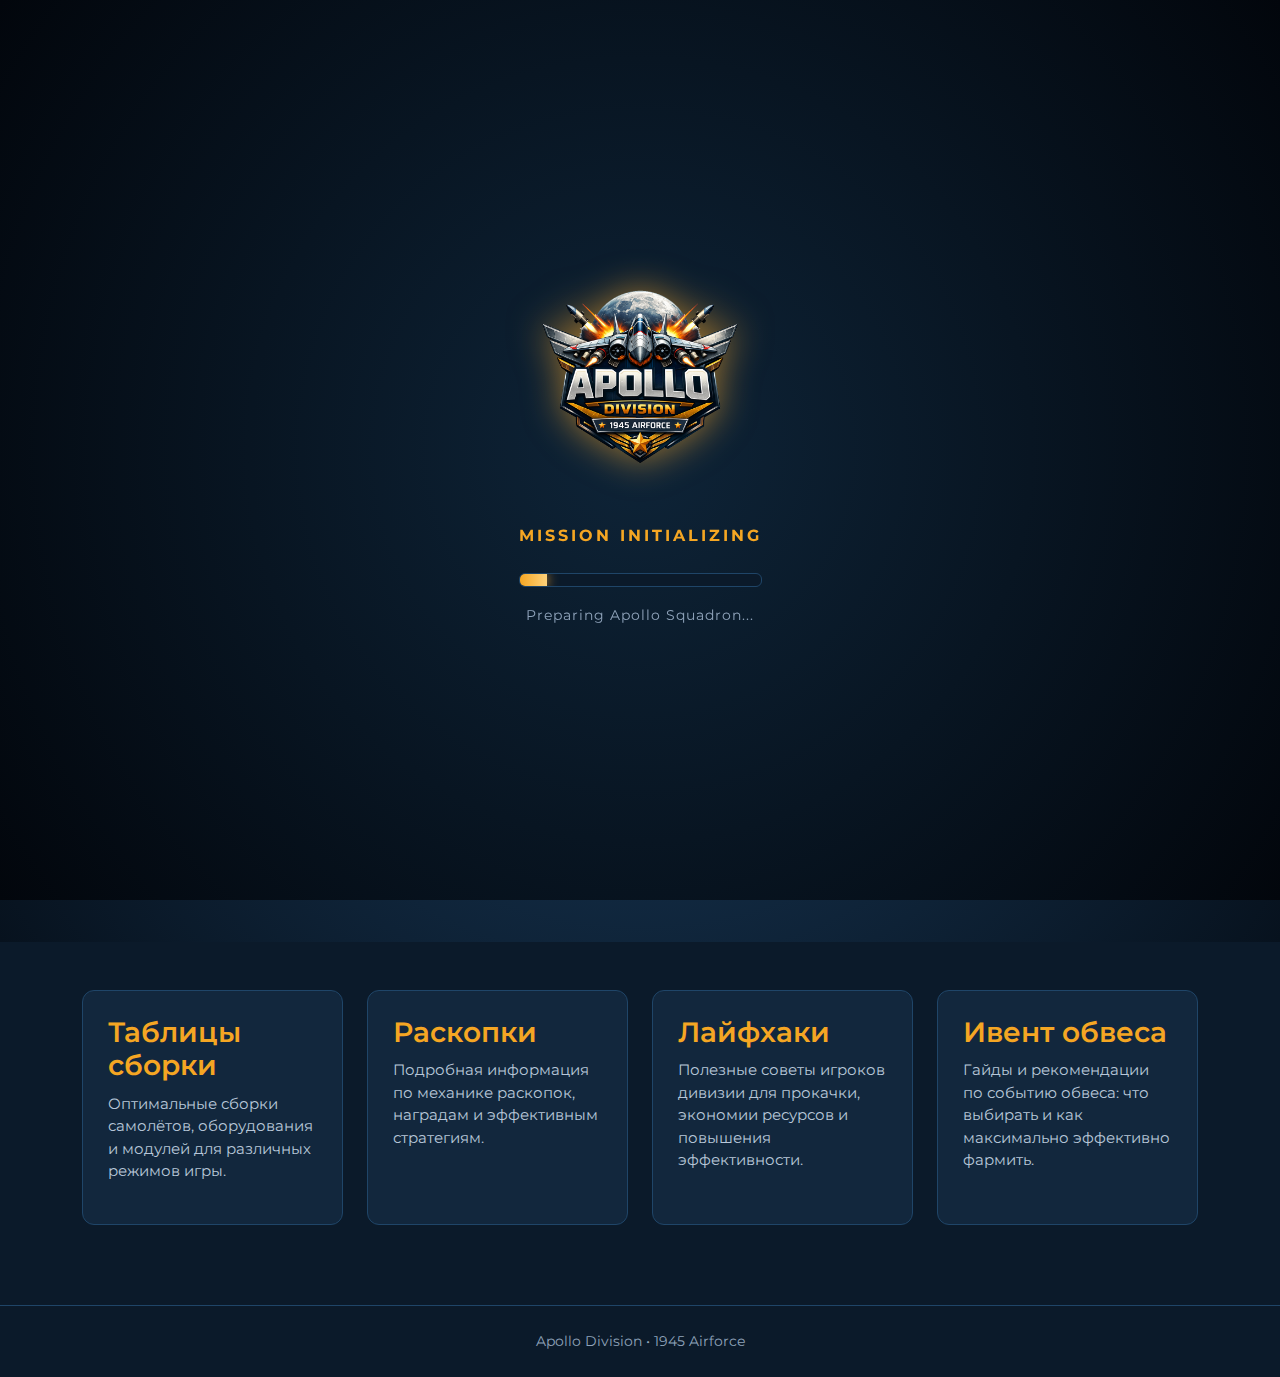
<file: index.html>
<!DOCTYPE html>
<html lang="ru">
<head>
  <meta charset="UTF-8" />
  <meta name="viewport" content="width=device-width, initial-scale=1" />
  <title>Apollo Division — 1945 Airforce</title>

  <!-- Bootstrap -->
  <link href="https://cdn.jsdelivr.net/npm/bootstrap@5.3.3/dist/css/bootstrap.min.css" rel="stylesheet">

  <!-- Google Font -->
  <link rel="preconnect" href="https://fonts.googleapis.com">
  <link rel="preconnect" href="https://fonts.gstatic.com" crossorigin>
  <link href="https://fonts.googleapis.com/css2?family=Montserrat:wght@300;400;600;700&display=swap" rel="stylesheet">

  <!-- Styles -->
  <link rel="stylesheet" href="css/style.css">
  <link rel="stylesheet" href="css/loading.css">
  

  <link rel="icon" type="image/x-icon" href="apollo_favicon.ico">
  <link rel="icon" type="image/png" sizes="32x32" href="apollo_favicon_32.png">

</head>

<body>

<!-- ULTRA GAME LOADING SCREEN -->
<div id="loading-screen">
  <div class="loading-wrapper">
      <img src="assets/logo.png" class="loading-logo" alt="Apollo Division">

      <div class="loading-title">MISSION INITIALIZING</div>

      <div class="loading-bar">
          <div class="loading-progress" id="loading-progress"></div>
      </div>

      <div class="loading-tip">Preparing Apollo Squadron...</div>
  </div>
</div>

<!-- NAVBAR -->
<nav class="navbar navbar-expand-lg fixed-top">
  <div class="container">

    <a class="navbar-brand d-flex align-items-center gap-2" href="#">
      <img src="assets/logo.png" alt="Apollo Division" style="height:36px;width:auto;">
      <span>
        APOLLO DIVISION
        <small class="d-block" style="font-size:11px;color:#9fb3c8;font-weight:400;letter-spacing:1px;">1945 AIRFORCE</small>
      </span>
    </a>

    <button class="navbar-toggler" type="button" data-bs-toggle="collapse" data-bs-target="#navMenu">
      <span class="navbar-toggler-icon"></span>
    </button>

    <div class="collapse navbar-collapse" id="navMenu">
      <ul class="navbar-nav ms-auto">
        <li class="nav-item"><a class="nav-link active" href="#">Главная</a></li>
        <li class="nav-item"><a class="nav-link" href="pages/builds.html">Таблицы сборки</a></li>
        <li class="nav-item"><a class="nav-link" href="#">Раскопки</a></li>
        <li class="nav-item"><a class="nav-link" href="#">Лайфхаки и полезности</a></li>
        <li class="nav-item"><a class="nav-link" href="#">Ивент обвеса</a></li>
      </ul>
    </div>

  </div>
</nav>


<!-- HERO -->
<section class="hero">
  <div class="container">

    <img src="assets/logo.png" alt="Apollo Division" class="img-fluid mb-4" style="max-width:320px;">

    <h1>Добро пожаловать в Apollo Division</h1>

    <p>
      Этот сайт создан для участников нашей дивизии Apollo в игре 1945 Airforce.
      Здесь собрана полезная информация, которая раньше публиковалась в Telegram:
      таблицы сборок, игровые гайды, советы и материалы по событиям.
      <br><br>
      Главная цель сайта — помочь новым участникам команды быстрее освоиться
      в игре, разобраться в механиках и найти всю важную информацию в одном месте.
      <br><br>
      Используйте меню выше, чтобы перейти к нужным разделам.
    </p>

  </div>
</section>


<!-- SECTIONS -->
<section class="container mt-5">

  <div class="row g-4">

    <div class="col-md-6 col-lg-3">
      <div class="info-card">
        <h3>Таблицы сборки</h3>
        <p>Оптимальные сборки самолётов, оборудования и модулей для различных режимов игры.</p>
      </div>
    </div>

    <div class="col-md-6 col-lg-3">
      <div class="info-card">
        <h3>Раскопки</h3>
        <p>Подробная информация по механике раскопок, наградам и эффективным стратегиям.</p>
      </div>
    </div>

    <div class="col-md-6 col-lg-3">
      <div class="info-card">
        <h3>Лайфхаки</h3>
        <p>Полезные советы игроков дивизии для прокачки, экономии ресурсов и повышения эффективности.</p>
      </div>
    </div>

    <div class="col-md-6 col-lg-3">
      <div class="info-card">
        <h3>Ивент обвеса</h3>
        <p>Гайды и рекомендации по событию обвеса: что выбирать и как максимально эффективно фармить.</p>
      </div>
    </div>

  </div>

</section>


<footer>
  Apollo Division • 1945 Airforce
</footer>


<script src="https://cdn.jsdelivr.net/npm/bootstrap@5.3.3/dist/js/bootstrap.bundle.min.js"></script>
<script src="js/loading.js"></script>

</body>
</html>
</file>
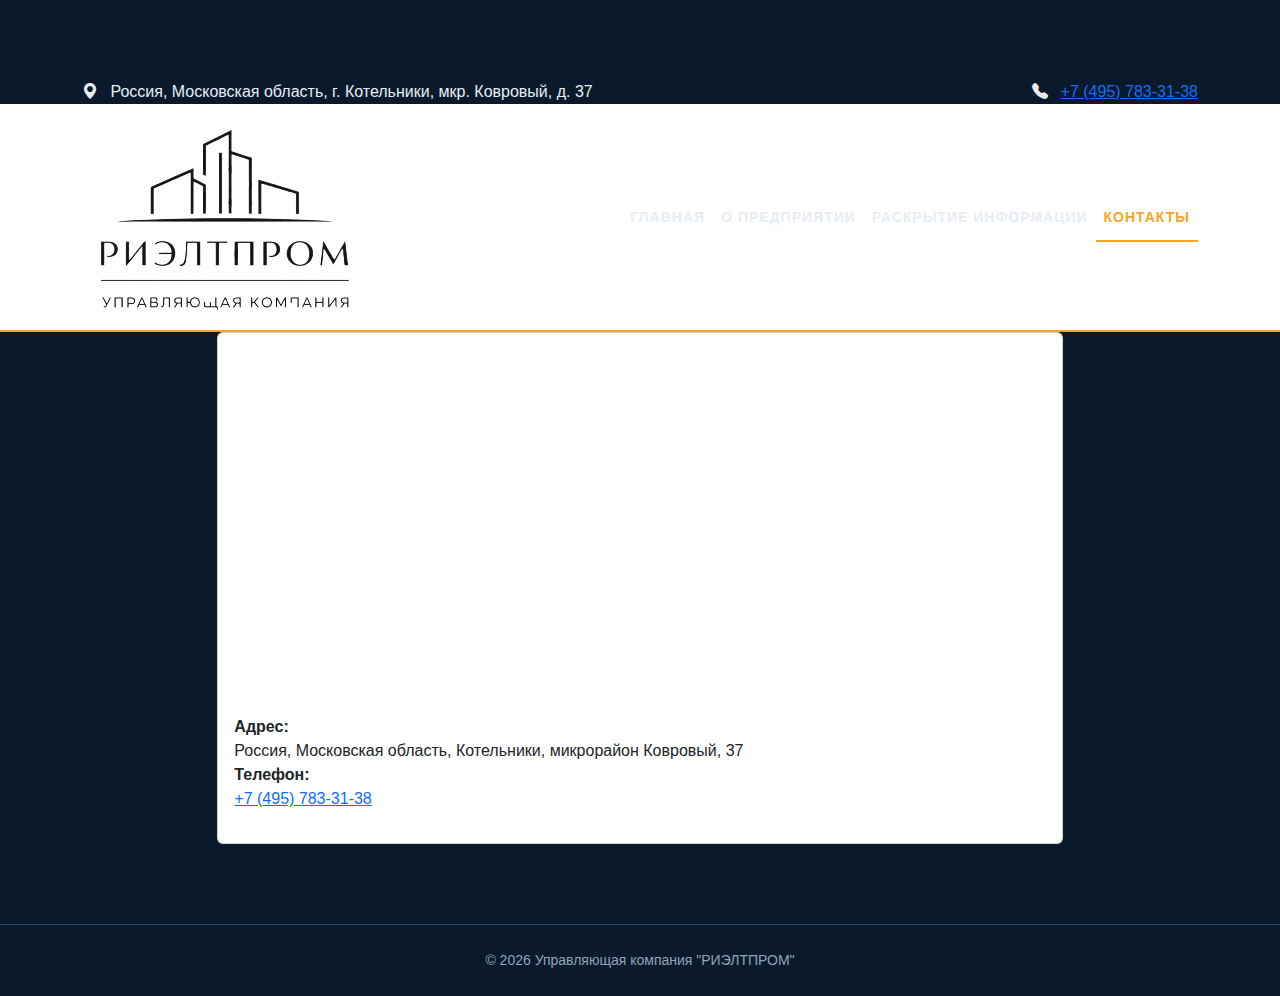
<file: contacts.html>
<!DOCTYPE html>
<html lang="ru">
<head>
<meta charset="UTF-8">
<title>Управляющая компания</title>
<meta name="viewport" content="width=device-width, initial-scale=1">

<link href="https://cdn.jsdelivr.net/npm/bootstrap@5.3.3/dist/css/bootstrap.min.css" rel="stylesheet">
<link rel="stylesheet" href="https://cdn.jsdelivr.net/npm/bootstrap-icons@1.11.3/font/bootstrap-icons.css">
<link href="css/style.css" rel="stylesheet">
</head>

<body>

<!-- Верхняя контактная панель -->
<div class="top-bar d-none d-lg-block">
  <div class="container d-flex justify-content-between align-items-center">

    <div class="top-left">
      <i class="bi bi-geo-alt-fill me-2"></i>
      Россия, Московская область, г. Котельники, мкр. Ковровый, д. 37
    </div>

    <div class="top-right">
      <i class="bi bi-telephone-fill me-2"></i>
      <a href="tel:+74957833138">+7 (495) 783-31-38</a>
    </div>

  </div>
</div>

<!-- Основная шапка -->
<header class="main-header">
  <nav class="navbar navbar-expand-lg navbar-light bg-white">
    <div class="container">

      <!-- Логотип -->
      <a class="navbar-brand" href="index.html">
        <img src="images/logo200.png" class="main-logo">
      </a>

      <!-- Кнопка мобильного меню -->
      <button class="navbar-toggler d-lg-none" 
              type="button" 
              data-bs-toggle="collapse" 
              data-bs-target="#navbarNav">
        <span class="navbar-toggler-icon"></span>
      </button>

      <!-- Меню -->
      <div class="collapse navbar-collapse justify-content-end" id="navbarNav">

        <ul class="navbar-nav">
          <li class="nav-item"><a class="nav-link" href="index.html">Главная</a></li>
          <li class="nav-item"><a class="nav-link" href="about.html">О предприятии</a></li>
          <li class="nav-item"><a class="nav-link" href="info.html">Раскрытие информации</a></li>
          <li class="nav-item"><a class="nav-link active" href="contacts.html">Контакты</a></li>
        </ul>

        <!-- Контакты только в мобильном меню -->
        <div class="mobile-contacts d-lg-none mt-4 pt-3 border-top text-center">
          <p class="mb-2">
            📞 <a href="tel:+74957833138">+7 (495) 783-31-38</a>
          </p>
          <p class="mb-0">
            📍 Россия, Московская область, г. Котельники, мкр. Ковровый, д. 37
          </p>
        </div>

      </div>

    </div>
  </nav>
</header>

<div class="row justify-content-center">
<div class="col-md-8">
<div class="card p-3">

<iframe
src="https://maps.google.com/maps?q=Котельники%20микрорайон%20Ковровый%2037&t=&z=15&output=embed"
width="100%" height="350"
style="border:0;" loading="lazy">
</iframe>

<p class="mt-3">
<b>Адрес:</b><br>
Россия, Московская область, Котельники, микрорайон Ковровый, 37<br>
<b>Телефон:</b><br>
<a href="tel:+74957833138">+7 (495) 783-31-38</a>
</p>

</div>
</div>
</div>


<footer class="text-center">
<div class="container">
© 2026 Управляющая компания "РИЭЛТПРОМ"
</div>
</footer>

<script src="https://cdn.jsdelivr.net/npm/bootstrap@5.3.3/dist/js/bootstrap.bundle.min.js"></script>
  
</body>
</html>
</file>
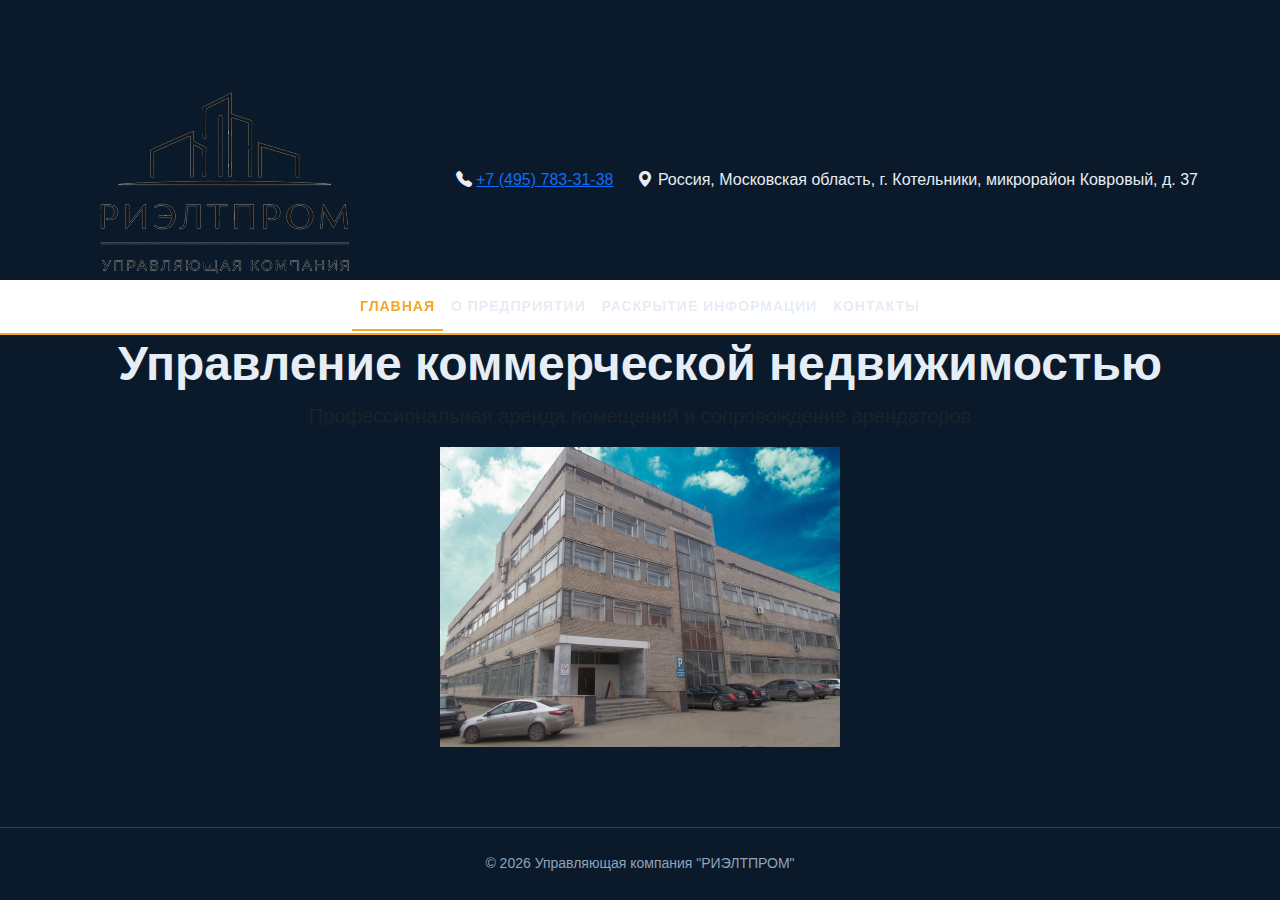
<file: index-old.html>
<!DOCTYPE html>
<html lang="ru">
<head>
<meta charset="UTF-8">
<title>Управляющая компания</title>
<meta name="viewport" content="width=device-width, initial-scale=1">

<link href="https://cdn.jsdelivr.net/npm/bootstrap@5.3.3/dist/css/bootstrap.min.css" rel="stylesheet">
<link rel="stylesheet" href="https://cdn.jsdelivr.net/npm/bootstrap-icons@1.11.3/font/bootstrap-icons.css">
<link href="css/style.css" rel="stylesheet">
</head>

<body>

<!-- Верхняя шапка -->
<div class="top-header">
  <div class="container d-flex align-items-center justify-content-between">

    <!-- Логотип -->
    <img src="images/logo200.png" alt="Логотип" class="main-logo">

    <!-- Контакты (только десктоп) -->
    <div class="header-contacts d-none d-lg-flex">

      <div class="contact-item me-4">
        <i class="bi bi-telephone-fill"></i>
        <a href="tel:+74957833138">+7 (495) 783-31-38</a>
      </div>

      <div class="contact-item address">
        <i class="bi bi-geo-alt-fill"></i>
        <span>Россия, Московская область, г. Котельники, микрорайон Ковровый, д. 37</span>
      </div>

    </div>

    <!-- Кнопка меню контактов (только мобильная) -->
    <button class="btn d-lg-none" data-bs-toggle="offcanvas" data-bs-target="#mobileContacts">
      <i class="bi bi-three-dots-vertical fs-3"></i>
    </button>

  </div>
</div>


<!-- Меню -->
<nav class="navbar navbar-expand-lg navbar-light bg-white shadow-sm">
  <div class="container">
    
    <button class="navbar-toggler" type="button" data-bs-toggle="collapse" data-bs-target="#menu">
      <span class="navbar-toggler-icon"></span>
    </button>

    <div class="collapse navbar-collapse justify-content-center" id="menu">
      <ul class="navbar-nav">
        <li class="nav-item"><a class="nav-link active" href="index.html">Главная</a></li>
        <li class="nav-item"><a class="nav-link" href="about.html">О предприятии</a></li>
        <li class="nav-item"><a class="nav-link" href="info.html">Раскрытие информации</a></li>
        <li class="nav-item"><a class="nav-link" href="contacts.html">Контакты</a></li>
      </ul>
    </div>

  </div>
</nav>


<section class="section text-center">
<div class="container">
<h1 class="display-5 fw-bold">Управление коммерческой недвижимостью</h1>
<p class="lead text-muted">
Профессиональная аренда помещений и сопровождение арендаторов
</p>
<p><img src="images/photo1.jpeg" height="300"></p>
</div>
</section>

<footer class="text-center">
<div class="container">
© 2026 Управляющая компания "РИЭЛТПРОМ"
</div>
</footer>

<script src="https://cdn.jsdelivr.net/npm/bootstrap@5.3.3/dist/js/bootstrap.bundle.min.js"></script>


<!-- Мобильные контакты -->
<div class="offcanvas offcanvas-end" tabindex="-1" id="mobileContacts">
  <div class="offcanvas-header">
    <h5>Контакты</h5>
    <button type="button" class="btn-close" data-bs-dismiss="offcanvas"></button>
  </div>

  <div class="offcanvas-body">
    <p><i class="bi bi-telephone-fill me-2"></i>
      <a href="tel:+74957833138">+7 (495) 783-31-38</a>
    </p>

    <p><i class="bi bi-geo-alt-fill me-2"></i>
      Россия, Московская область, г. Котельники, микрорайон Ковровый, д. 37
    </p>
  </div>
</div>

</body>
</html>
</file>
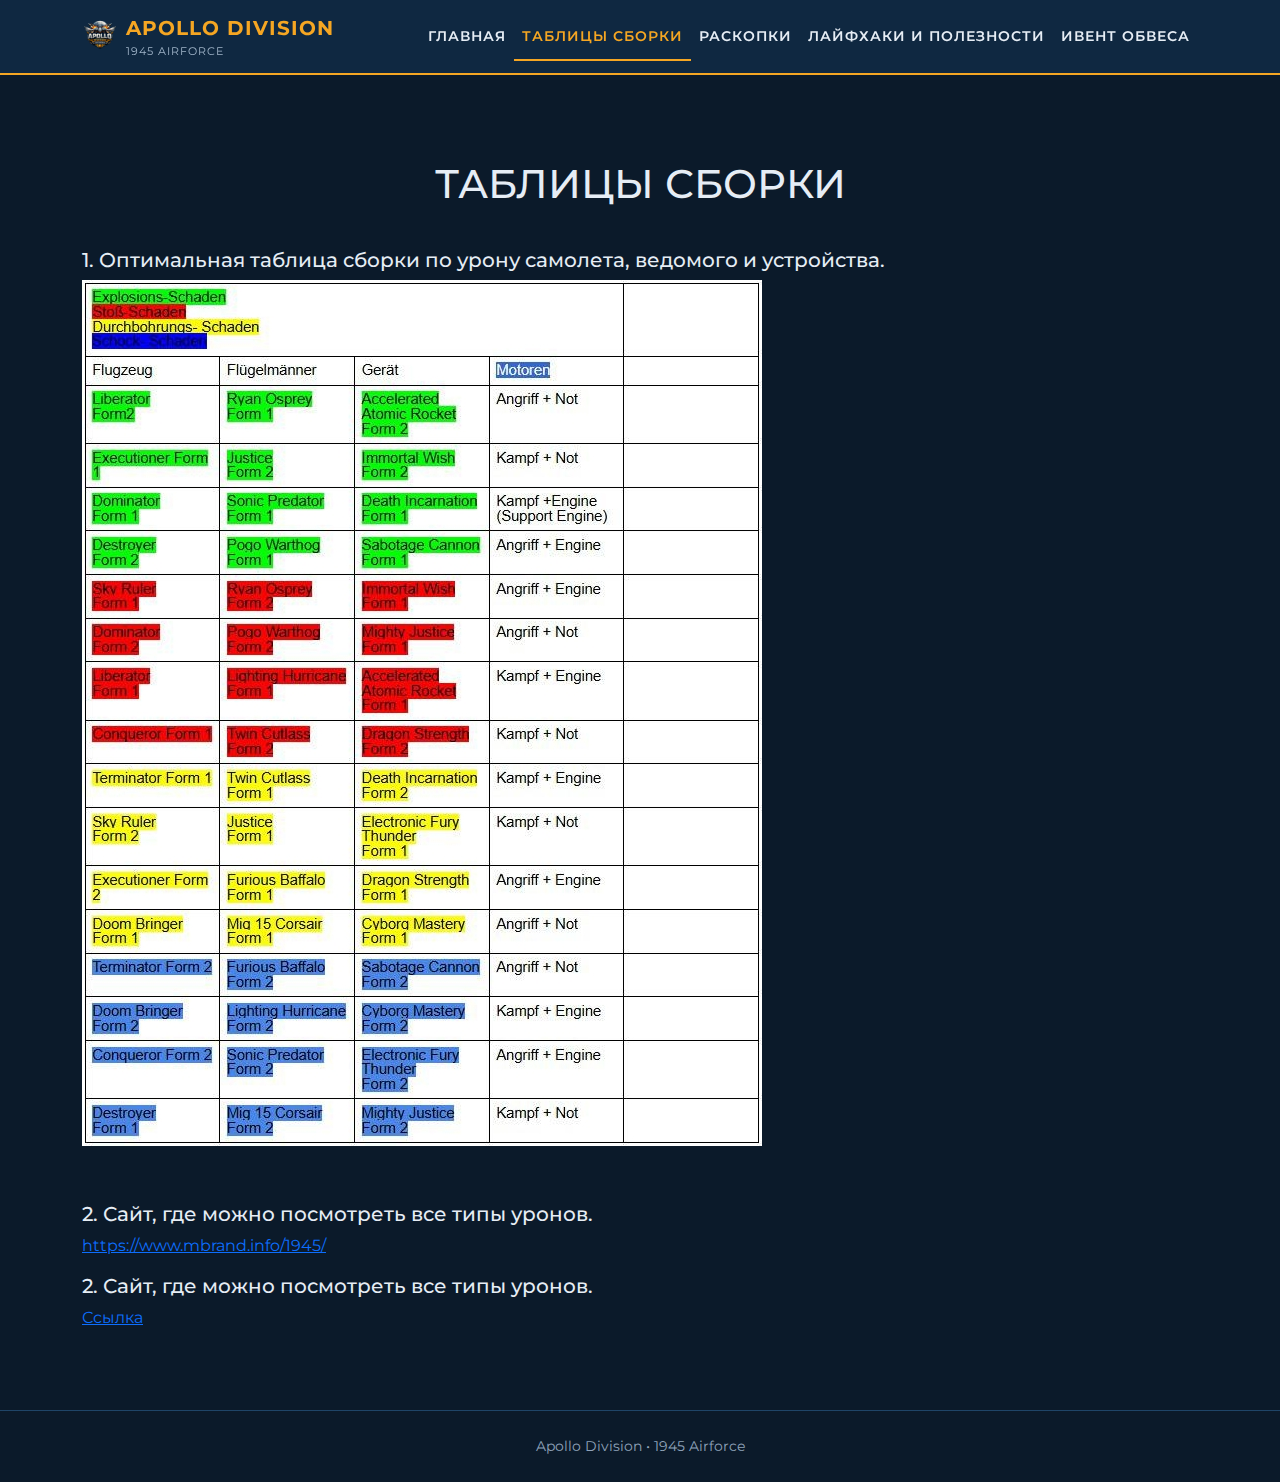
<file: pages/builds.html>
<!DOCTYPE html>
<html lang="ru">

<head>

<meta charset="UTF-8">
<meta name="viewport" content="width=device-width, initial-scale=1">

<title>Таблицы сборок — Apollo Division</title>

<link rel="icon" href="../apollo_favicon.ico">

<!-- Bootstrap -->
<link href="https://cdn.jsdelivr.net/npm/bootstrap@5.3.3/dist/css/bootstrap.min.css" rel="stylesheet">

<!-- Google Font -->
<link href="https://fonts.googleapis.com/css2?family=Montserrat:wght@300;400;600;700&display=swap" rel="stylesheet">

<link rel="stylesheet" href="../css/style.css">

<style>

.page-title{
margin-top:80px;
margin-bottom:40px;
text-align:center;
}

.build-table{

background:#12273d;
border-radius:10px;
overflow:hidden;

}

.build-table th{

background:#1b3f63;
color:#f5a623;
text-transform:uppercase;
font-size:13px;

}

.build-table td{

color:#d9e3ef;

}

</style>

</head>


<body>

<!-- NAVBAR -->
<nav class="navbar navbar-expand-lg fixed-top">
  <div class="container">

    <a class="navbar-brand d-flex align-items-center gap-2" href="../index.html">
      <img src="../assets/logo.png" alt="Apollo Division" style="height:36px;width:auto;">
      <span>
        APOLLO DIVISION
        <small class="d-block" style="font-size:11px;color:#9fb3c8;font-weight:400;letter-spacing:1px;">1945 AIRFORCE</small>
      </span>
    </a>

    <button class="navbar-toggler" type="button" data-bs-toggle="collapse" data-bs-target="#navMenu">
      <span class="navbar-toggler-icon"></span>
    </button>

    <div class="collapse navbar-collapse" id="navMenu">
      <ul class="navbar-nav ms-auto">
        <li class="nav-item"><a class="nav-link" href="../index.html">Главная</a></li>
        <li class="nav-item"><a class="nav-link active" href="pages/builds.html">Таблицы сборки</a></li>
        <li class="nav-item"><a class="nav-link" href="#">Раскопки</a></li>
        <li class="nav-item"><a class="nav-link" href="#">Лайфхаки и полезности</a></li>
        <li class="nav-item"><a class="nav-link" href="#">Ивент обвеса</a></li>
      </ul>
    </div>

  </div>
</nav>


<div class="container">

<h1 class="page-title">ТАБЛИЦЫ СБОРКИ</h1>

<h5>1. Оптимальная таблица сборки по урону самолета, ведомого и устройства.</h5>

<p>
<img src="../img/sborka-01.jpg">
</p>
<br>

<p>
<h5>2. Сайт, где можно посмотреть все типы уронов.</h5>
<a href="https://www.mbrand.info/1945/">https://www.mbrand.info/1945/</a>
</p>


<p>
<h5>2. Сайт, где можно посмотреть все типы уронов.</h5>
<a href="https://docs.google.com/spreadsheets/d/1Ocw4TKtr4B9z-E_AJAybi6qi3DFwnHQtSk9NaUxLkx8/edit?gid=1075903954#gid=1075903954">Ссылка</a>
</p>



</div>

<footer>
  Apollo Division • 1945 Airforce
</footer>

<script src="https://cdn.jsdelivr.net/npm/bootstrap@5.3.3/dist/js/bootstrap.bundle.min.js"></script>

</body>
</html>
</file>
<file: css/style.css>
body {
      font-family: 'Montserrat', sans-serif;
      background-color: #0b1a2a;
      color: #e6edf5;
      padding-top:80px;
    }

    /* NAVBAR */
    .navbar {
      background:rgba(15,42,68,0.9);
      backdrop-filter:blur(8px);
      border-bottom:2px solid #f5a623;
    }

    .navbar-brand {
      font-weight: 700;
      letter-spacing: 1px;
      color: #f5a623 !important;
    }

    .nav-link {
      color:#e6edf5 !important;
      font-weight:600;
      text-transform:uppercase;
      letter-spacing:1px;
      font-size:14px;
      position:relative;
    }

    .nav-link:hover {
      color: #f5a623 !important;
    }

    /* brighter mobile menu icon */

    .navbar-toggler{
      border-color: rgba(255,255,255,0.4);
    }

    .navbar-toggler-icon{
      filter: brightness(3);
      background-image: url("data:image/svg+xml,%3csvg xmlns='http://www.w3.org/2000/svg' viewBox='0 0 30 30'%3e%3cpath stroke='white' stroke-linecap='round' stroke-miterlimit='10' stroke-width='2' d='M4 7h22M4 15h22M4 23h22'/%3e%3c/svg%3e");
    }

    /* animated underline */
    .nav-link::after{
    content:"";
    position:absolute;
    left:0;
    bottom:-6px;
    width:0%;
    height:2px;
    background:#f5a623;
    transition:width .25s ease;
    }

    .nav-link:hover::after{
    width:100%;
    }

    /* active page highlight */
    .nav-link.active{
    color:#f5a623 !important;
    }

    .nav-link.active::after{
    width:100%;
    }


    /* HERO */
    .hero {
      padding: 100px 20px;
      text-align: center;
      background: radial-gradient(circle at center, #1a3d5f, #07121e);
    }

    .hero h1 {
      font-weight: 700;
      color: #f5a623;
      margin-bottom: 25px;
    }

    .hero p {
      max-width: 850px;
      margin: auto;
      font-size: 18px;
      line-height: 1.7;
      color: #cfd9e6;
    }

    /* CARDS */
    .info-card {
      background: #12273d;
      border: 1px solid #1f4568;
      border-radius: 12px;
      padding: 25px;
      height: 100%;
      transition: 0.25s;
    }

    .info-card:hover {
      transform: translateY(-6px);
      border-color: #f5a623;
      box-shadow: 0 10px 25px rgba(0,0,0,0.35);
    }

    .info-card h3 {
      color: #f5a623;
      font-weight: 600;
      margin-bottom: 10px;
    }

    .info-card p {
      color: #b8c7d9;
      font-size: 15px;
    }

    footer {
      margin-top: 80px;
      padding: 25px;
      text-align: center;
      border-top: 1px solid #1f4568;
      color: #8fa3ba;
      font-size: 14px;
    }
</file>
<file: css/loading.css>
/* ================= GAME LOADING SCREEN ================= */

#loading-screen{
  position:fixed;
  inset:0;
  background:radial-gradient(circle at center,#0e2438,#02060c);
  display:flex;
  align-items:center;
  justify-content:center;
  z-index:9999;
  flex-direction:column;
}

.loading-wrapper{
  text-align:center;
  max-width:420px;
}

.loading-logo{
  width:220px;
  margin-bottom:30px;
  animation:engineGlow 2.2s infinite ease-in-out;
  filter:drop-shadow(0 0 18px rgba(255,170,40,0.6));
}

.loading-title{
  color:#f5a623;
  font-weight:700;
  letter-spacing:3px;
  margin-bottom:25px;
}

.loading-bar{
  width:100%;
  height:14px;
  background:#0b1a2a;
  border:1px solid #1f4568;
  border-radius:6px;
  overflow:hidden;
  margin-bottom:18px;
}

.loading-progress{
  width:0%;
  height:100%;
  background:linear-gradient(90deg,#f5a623,#ffd27a);
  box-shadow:0 0 12px rgba(255,170,40,0.8);
  transition:width 0.25s;
}

.loading-tip{
  font-size:14px;
  color:#8fa3ba;
  letter-spacing:1px;
}

@keyframes engineGlow{
  0%{transform:scale(1);}
  50%{transform:scale(1.06);} 
  100%{transform:scale(1);} 
}
</file>
